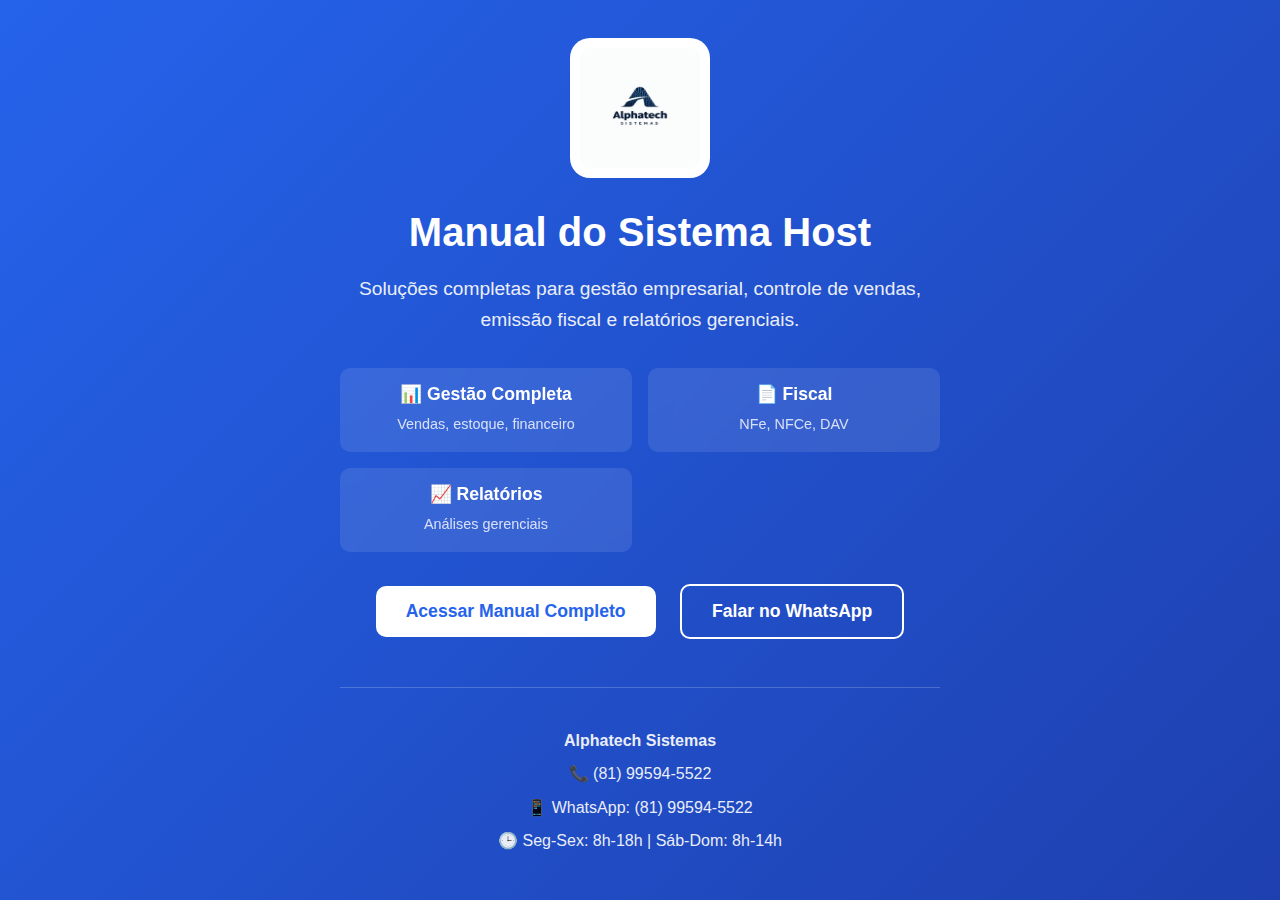
<file: index.html>
﻿<!DOCTYPE html>
<html lang="pt-BR">
<head>
    <meta charset="UTF-8">
    <meta name="viewport" content="width=device-width, initial-scale=1.0">
    <title>Manual do Sistema Host - Alphatech Sistemas</title>
    <meta name="description" content="Manual interativo completo do Sistema Host desenvolvido pela Alphatech Sistemas">
    <meta name="keywords" content="sistema host, manual, alphatech, gestão empresarial, vendas, fiscal">
    <meta name="author" content="Alphatech Sistemas">
    
    <!-- Open Graph / Facebook -->
    <meta property="og:type" content="website">
    <meta property="og:url" content="https://manual-sistema-host.netlify.app/">
    <meta property="og:title" content="Manual do Sistema Host - Alphatech Sistemas">
    <meta property="og:description" content="Manual interativo completo do Sistema Host">
    <meta property="og:image" content="images/alphatech_sistema.jpeg">

    <!-- Twitter -->
    <meta property="twitter:card" content="summary_large_image">
    <meta property="twitter:url" content="https://manual-sistema-host.netlify.app/">
    <meta property="twitter:title" content="Manual do Sistema Host - Alphatech Sistemas">
    <meta property="twitter:description" content="Manual interativo completo do Sistema Host">
    <meta property="twitter:image" content="images/alphatech_sistema.jpeg">
    
    <style>
        body {
            font-family: 'Inter', -apple-system, BlinkMacSystemFont, 'Segoe UI', Roboto, sans-serif;
            margin: 0;
            padding: 0;
            background: linear-gradient(135deg, #2563eb 0%, #1e40af 100%);
            color: white;
            min-height: 100vh;
            display: flex;
            align-items: center;
            justify-content: center;
            text-align: center;
        }
        .container {
            max-width: 600px;
            padding: 2rem;
        }
        .logo {
            width: 120px;
            height: 120px;
            border-radius: 20px;
            background: white;
            padding: 10px;
            margin: 0 auto 2rem;
            display: block;
        }
        h1 {
            font-size: 2.5rem;
            margin-bottom: 1rem;
            font-weight: 700;
        }
        p {
            font-size: 1.2rem;
            margin-bottom: 2rem;
            opacity: 0.9;
            line-height: 1.6;
        }
        .btn {
            display: inline-block;
            background: white;
            color: #2563eb;
            padding: 15px 30px;
            border-radius: 10px;
            text-decoration: none;
            font-weight: 600;
            font-size: 1.1rem;
            transition: all 0.3s ease;
            margin: 0 10px;
        }
        .btn:hover {
            transform: translateY(-3px);
            box-shadow: 0 10px 25px rgba(0,0,0,0.2);
        }
        .btn-secondary {
            background: transparent;
            color: white;
            border: 2px solid white;
        }
        .btn-secondary:hover {
            background: white;
            color: #2563eb;
        }
        .contact {
            margin-top: 3rem;
            padding-top: 2rem;
            border-top: 1px solid rgba(255,255,255,0.2);
        }
        .contact p {
            margin: 0.5rem 0;
            font-size: 1rem;
        }
        .loading {
            display: none;
            margin-top: 2rem;
        }
        .spinner {
            border: 3px solid rgba(255,255,255,0.3);
            border-top: 3px solid white;
            border-radius: 50%;
            width: 30px;
            height: 30px;
            animation: spin 1s linear infinite;
            margin: 0 auto 1rem;
        }
        @keyframes spin {
            0% { transform: rotate(0deg); }
            100% { transform: rotate(360deg); }
        }
        .features {
            display: grid;
            grid-template-columns: repeat(auto-fit, minmax(200px, 1fr));
            gap: 1rem;
            margin: 2rem 0;
        }
        .feature {
            background: rgba(255,255,255,0.1);
            padding: 1rem;
            border-radius: 10px;
            backdrop-filter: blur(10px);
        }
        .feature h3 {
            margin: 0 0 0.5rem 0;
            font-size: 1.1rem;
        }
        .feature p {
            margin: 0;
            font-size: 0.9rem;
            opacity: 0.8;
        }
    </style>
</head>
<body>
    <div class="container">
        <img src="images/alphatech_sistema.jpeg" alt="Alphatech Sistemas" class="logo">
        
        <h1>Manual do Sistema Host</h1>
        <p>Soluções completas para gestão empresarial, controle de vendas, emissão fiscal e relatórios gerenciais.</p>
        
        <div class="features">
            <div class="feature">
                <h3>📊 Gestão Completa</h3>
                <p>Vendas, estoque, financeiro</p>
            </div>
            <div class="feature">
                <h3>📄 Fiscal</h3>
                <p>NFe, NFCe, DAV</p>
            </div>
            <div class="feature">
                <h3>📈 Relatórios</h3>
                <p>Análises gerenciais</p>
            </div>
        </div>
        
        <div>
            <a href="Manual_Completo_Sistema_Host.html" class="btn" onclick="showLoading()">
                Acessar Manual Completo
            </a>
            <a href="https://wa.me/5581995945522" class="btn btn-secondary" target="_blank">
                Falar no WhatsApp
            </a>
        </div>
        
        <div class="loading" id="loading">
            <div class="spinner"></div>
            <p>Carregando manual...</p>
        </div>
        
        <div class="contact">
            <p><strong>Alphatech Sistemas</strong></p>
            <p>📞 (81) 99594-5522</p>
            <p>📱 WhatsApp: (81) 99594-5522</p>
            <p>🕒 Seg-Sex: 8h-18h | Sáb-Dom: 8h-14h</p>
        </div>
    </div>

    <script>
        function showLoading() {
            document.getElementById('loading').style.display = 'block';
        }
        
        // Auto-redirect após 5 segundos se não clicar
        setTimeout(() => {
            if (document.getElementById('loading').style.display !== 'block') {
                window.location.href = 'Manual_Completo_Sistema_Host.html';
            }
        }, 5000);
    </script>
</body>
</html>
</file>
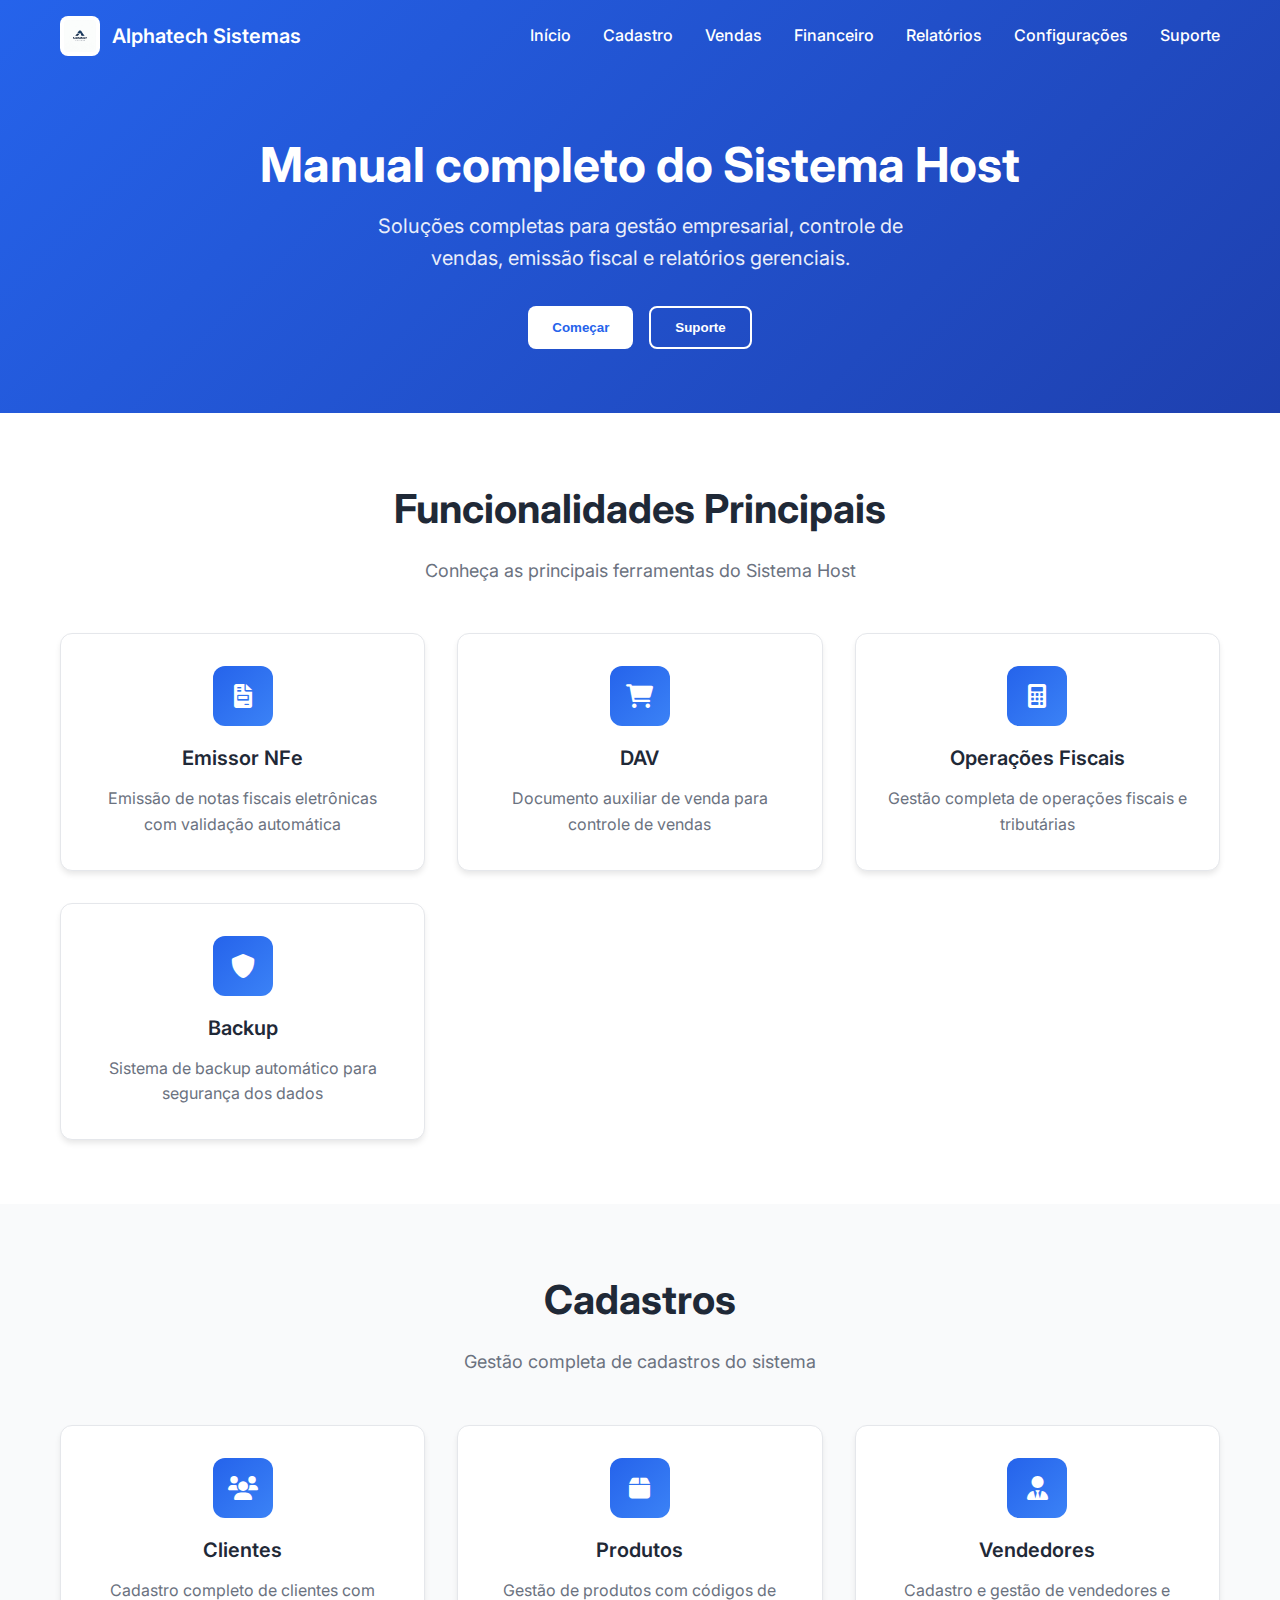
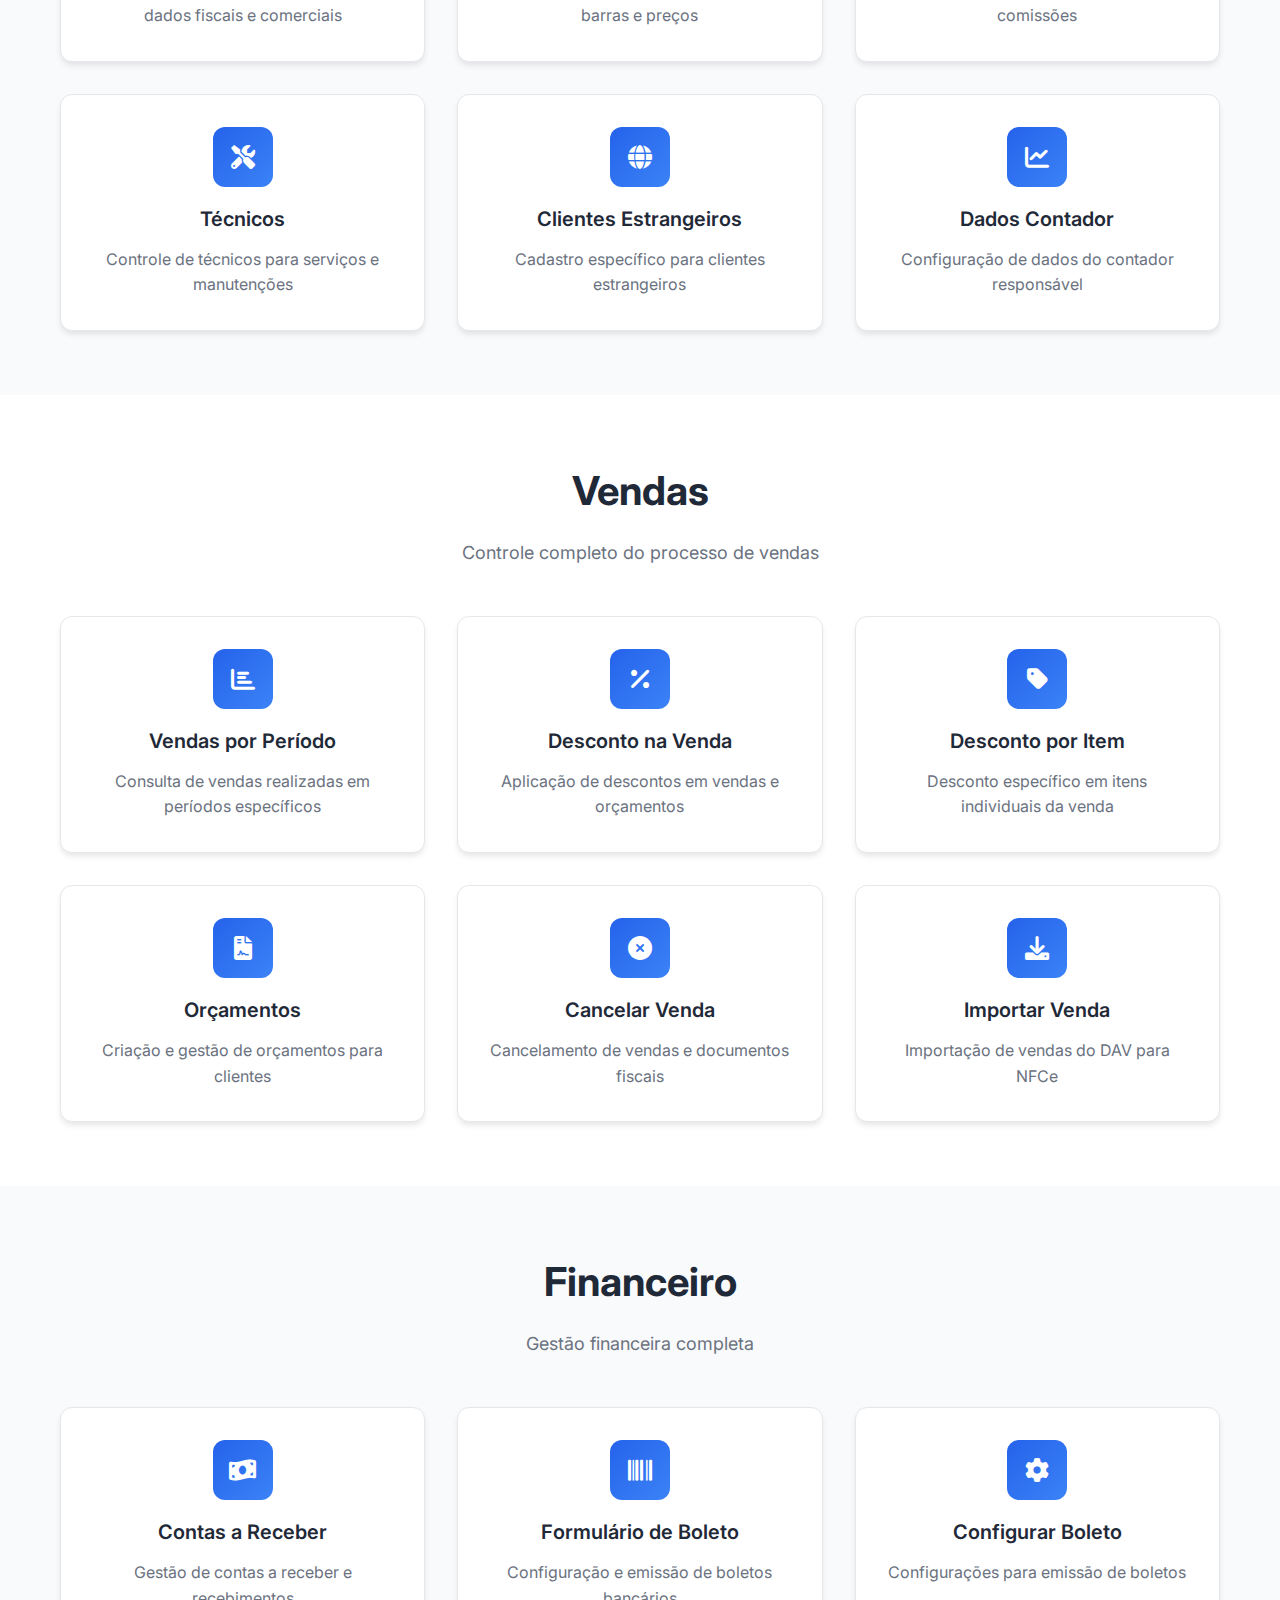
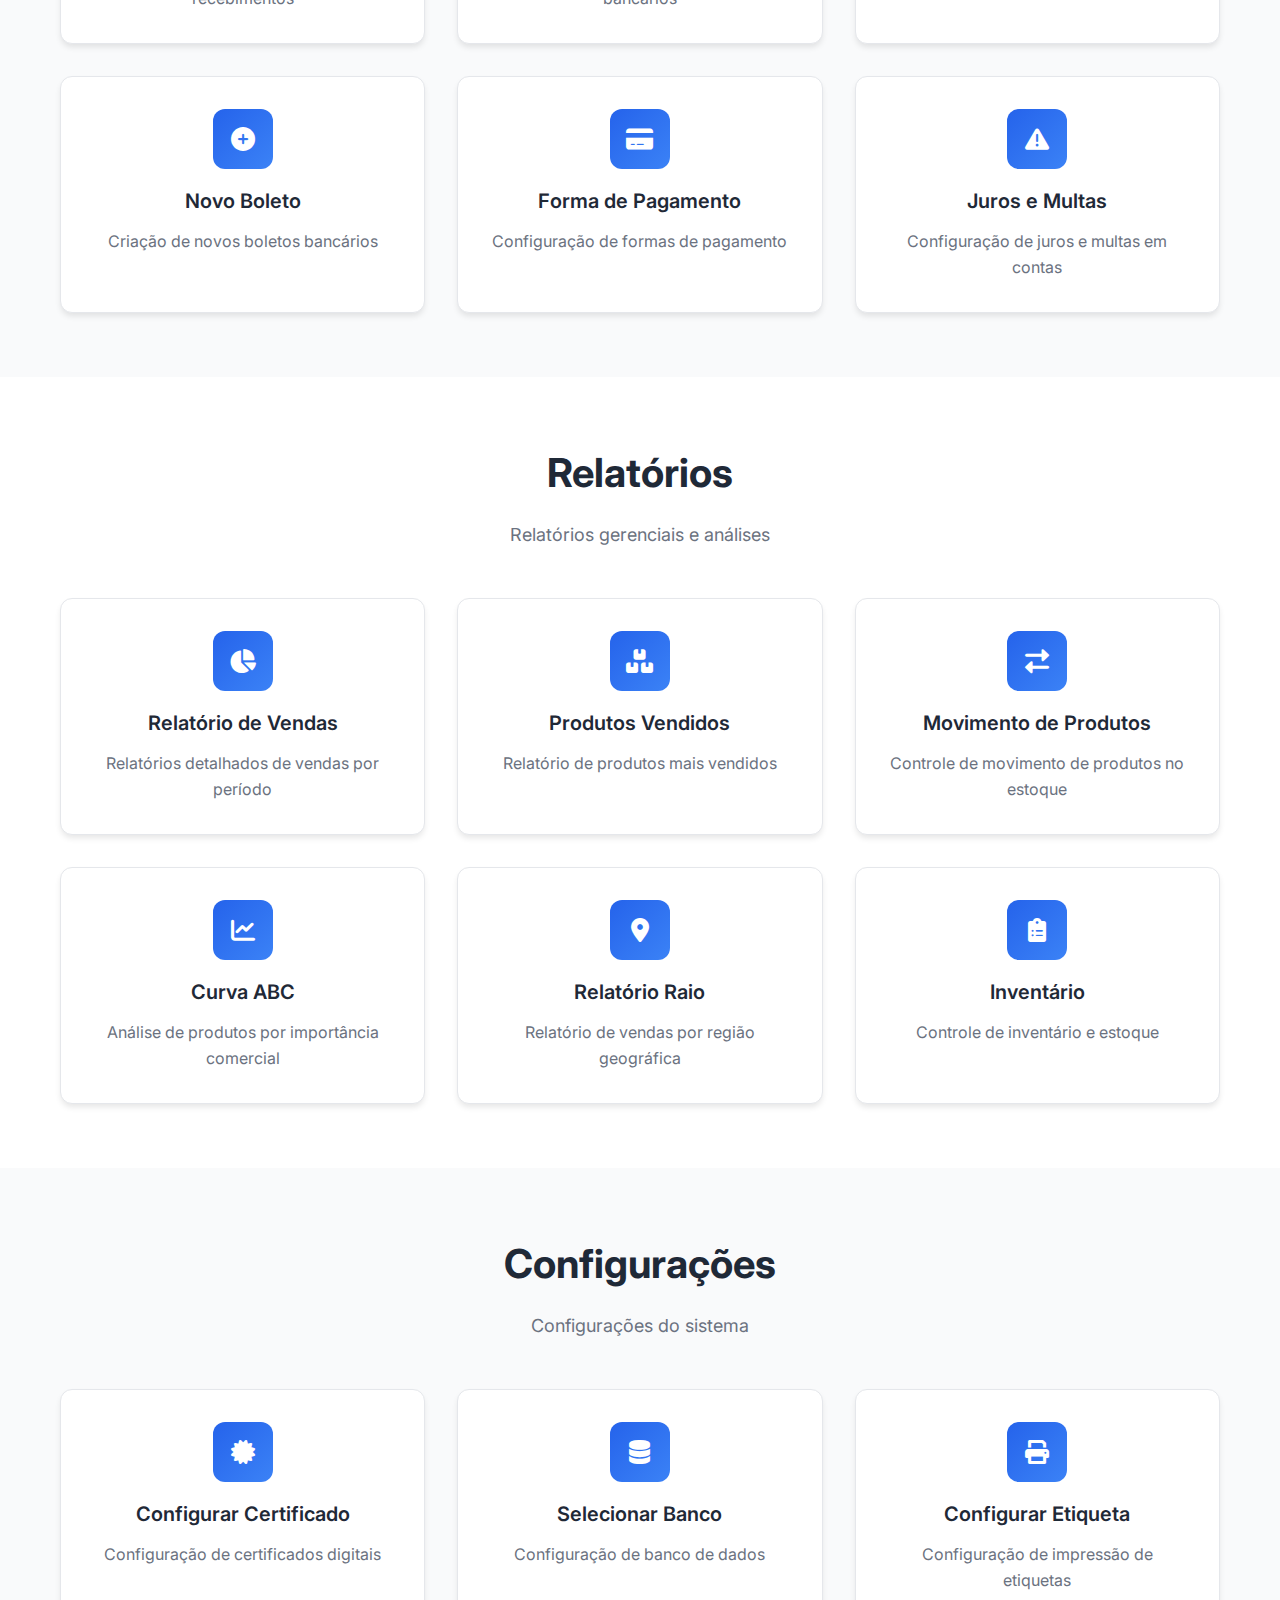
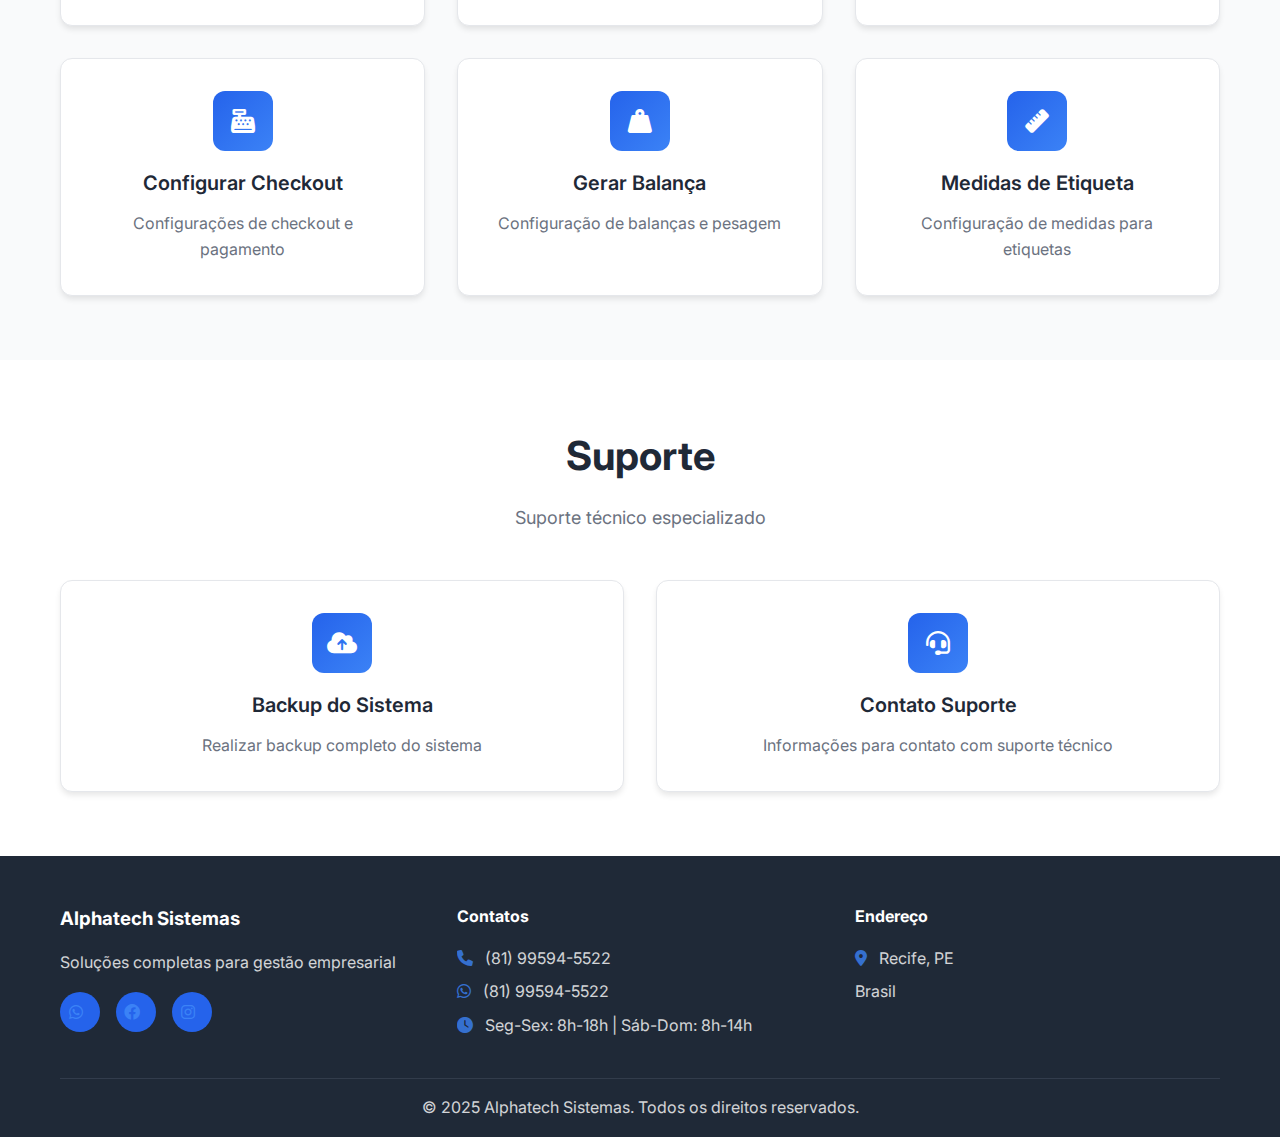
<file: Manual_Completo_Sistema_Host.html>
﻿<!DOCTYPE html>
<html lang="pt-BR">
<head>
    <meta charset="UTF-8">
    <meta name="viewport" content="width=device-width, initial-scale=1.0">
    <title>Manual completo do Sistema Host - Alphatech Sistemas</title>
    <link rel="stylesheet" href="manual_host_style.css">
    <link href="https://cdnjs.cloudflare.com/ajax/libs/font-awesome/6.0.0/css/all.min.css" rel="stylesheet">
</head>
<body>
    <!-- Header estilo Gdoor -->
    <header class="main-header">
        <nav class="navbar">
            <div class="nav-container">
                <div class="nav-logo">
                    <img src="images/alphatech_sistema.jpeg" alt="Alphatech Sistemas" class="logo">
                    <span class="logo-text">Alphatech Sistemas</span>
                </div>
                <ul class="nav-menu">
                    <li><a href="#inicio">Início</a></li>
                    <li><a href="#cadastro">Cadastro</a></li>
                    <li><a href="#vendas">Vendas</a></li>
                    <li><a href="#financeiro">Financeiro</a></li>
                    <li><a href="#relatorios">Relatórios</a></li>
                    <li><a href="#configuracoes">Configurações</a></li>
                    <li><a href="#suporte">Suporte</a></li>
                </ul>
                <div class="hamburger">
                    <span class="bar"></span>
                    <span class="bar"></span>
                    <span class="bar"></span>
                </div>
            </div>
        </nav>
        
        <div class="hero-section">
            <div class="hero-content">
                <h1>Manual completo do Sistema Host</h1>
                <p>Soluções completas para gestão empresarial, controle de vendas, emissão fiscal e relatórios gerenciais.</p>
                <div class="hero-buttons">
                    <button class="btn-primary" onclick="scrollToSection('inicio')">Começar</button>
                    <button class="btn-secondary" onclick="scrollToSection('suporte')">Suporte</button>
                </div>
            </div>
        </div>
    </header>

    <main class="main-content">
        <!-- Seção Início -->
        <section id="inicio" class="section">
            <div class="container">
                <div class="section-header">
                    <h2>Funcionalidades Principais</h2>
                    <p>Conheça as principais ferramentas do Sistema Host</p>
                </div>
                <div class="features-grid">
                    <div class="feature-card" data-modal="emissor-nfe">
                        <div class="card-icon">
                            <i class="fas fa-file-invoice"></i>
                        </div>
                        <h3>Emissor NFe</h3>
                        <p>Emissão de notas fiscais eletrônicas com validação automática</p>
                    </div>
                    <div class="feature-card" data-modal="dav">
                        <div class="card-icon">
                            <i class="fas fa-shopping-cart"></i>
                        </div>
                        <h3>DAV</h3>
                        <p>Documento auxiliar de venda para controle de vendas</p>
                    </div>
                    <div class="feature-card" data-modal="op-fiscal">
                        <div class="card-icon">
                            <i class="fas fa-calculator"></i>
                        </div>
                        <h3>Operações Fiscais</h3>
                        <p>Gestão completa de operações fiscais e tributárias</p>
                    </div>
                    <div class="feature-card" data-modal="backup">
                        <div class="card-icon">
                            <i class="fas fa-shield-alt"></i>
                        </div>
                        <h3>Backup</h3>
                        <p>Sistema de backup automático para segurança dos dados</p>
                    </div>
                </div>
            </div>
        </section>

        <!-- Seção Cadastro -->
        <section id="cadastro" class="section bg-light">
            <div class="container">
                <div class="section-header">
                    <h2>Cadastros</h2>
                    <p>Gestão completa de cadastros do sistema</p>
                </div>
                <div class="features-grid">
                    <div class="feature-card" data-modal="clientes">
                        <div class="card-icon">
                            <i class="fas fa-users"></i>
                        </div>
                        <h3>Clientes</h3>
                        <p>Cadastro completo de clientes com dados fiscais e comerciais</p>
                    </div>
                    <div class="feature-card" data-modal="produtos">
                        <div class="card-icon">
                            <i class="fas fa-box"></i>
                        </div>
                        <h3>Produtos</h3>
                        <p>Gestão de produtos com códigos de barras e preços</p>
                    </div>
                    <div class="feature-card" data-modal="vendedores">
                        <div class="card-icon">
                            <i class="fas fa-user-tie"></i>
                        </div>
                        <h3>Vendedores</h3>
                        <p>Cadastro e gestão de vendedores e comissões</p>
                    </div>
                    <div class="feature-card" data-modal="tecnicos">
                        <div class="card-icon">
                            <i class="fas fa-tools"></i>
                        </div>
                        <h3>Técnicos</h3>
                        <p>Controle de técnicos para serviços e manutenções</p>
                    </div>
                    <div class="feature-card" data-modal="estrangeiros">
                        <div class="card-icon">
                            <i class="fas fa-globe"></i>
                        </div>
                        <h3>Clientes Estrangeiros</h3>
                        <p>Cadastro específico para clientes estrangeiros</p>
                    </div>
                    <div class="feature-card" data-modal="contador">
                        <div class="card-icon">
                            <i class="fas fa-chart-line"></i>
                        </div>
                        <h3>Dados Contador</h3>
                        <p>Configuração de dados do contador responsável</p>
                    </div>
                </div>
            </div>
        </section>

        <!-- Seção Vendas -->
        <section id="vendas" class="section">
            <div class="container">
                <div class="section-header">
                    <h2>Vendas</h2>
                    <p>Controle completo do processo de vendas</p>
                </div>
                <div class="features-grid">
                    <div class="feature-card" data-modal="vendas-periodo">
                        <div class="card-icon">
                            <i class="fas fa-chart-bar"></i>
                        </div>
                        <h3>Vendas por Período</h3>
                        <p>Consulta de vendas realizadas em períodos específicos</p>
                    </div>
                    <div class="feature-card" data-modal="desconto-venda">
                        <div class="card-icon">
                            <i class="fas fa-percentage"></i>
                        </div>
                        <h3>Desconto na Venda</h3>
                        <p>Aplicação de descontos em vendas e orçamentos</p>
                    </div>
                    <div class="feature-card" data-modal="desconto-item">
                        <div class="card-icon">
                            <i class="fas fa-tag"></i>
                        </div>
                        <h3>Desconto por Item</h3>
                        <p>Desconto específico em itens individuais da venda</p>
                    </div>
                    <div class="feature-card" data-modal="orcamentos">
                        <div class="card-icon">
                            <i class="fas fa-file-contract"></i>
                        </div>
                        <h3>Orçamentos</h3>
                        <p>Criação e gestão de orçamentos para clientes</p>
                    </div>
                    <div class="feature-card" data-modal="cancelar-venda">
                        <div class="card-icon">
                            <i class="fas fa-times-circle"></i>
                        </div>
                        <h3>Cancelar Venda</h3>
                        <p>Cancelamento de vendas e documentos fiscais</p>
                    </div>
                    <div class="feature-card" data-modal="importar-venda">
                        <div class="card-icon">
                            <i class="fas fa-download"></i>
                        </div>
                        <h3>Importar Venda</h3>
                        <p>Importação de vendas do DAV para NFCe</p>
                    </div>
                </div>
            </div>
        </section>

        <!-- Seção Financeiro -->
        <section id="financeiro" class="section bg-light">
            <div class="container">
                <div class="section-header">
                    <h2>Financeiro</h2>
                    <p>Gestão financeira completa</p>
                </div>
                <div class="features-grid">
                    <div class="feature-card" data-modal="contas-receber">
                        <div class="card-icon">
                            <i class="fas fa-money-bill-wave"></i>
                        </div>
                        <h3>Contas a Receber</h3>
                        <p>Gestão de contas a receber e recebimentos</p>
                    </div>
                    <div class="feature-card" data-modal="form-boleto">
                        <div class="card-icon">
                            <i class="fas fa-barcode"></i>
                        </div>
                        <h3>Formulário de Boleto</h3>
                        <p>Configuração e emissão de boletos bancários</p>
                    </div>
                    <div class="feature-card" data-modal="conf-boleto">
                        <div class="card-icon">
                            <i class="fas fa-cog"></i>
                        </div>
                        <h3>Configurar Boleto</h3>
                        <p>Configurações para emissão de boletos</p>
                    </div>
                    <div class="feature-card" data-modal="new-boleto">
                        <div class="card-icon">
                            <i class="fas fa-plus-circle"></i>
                        </div>
                        <h3>Novo Boleto</h3>
                        <p>Criação de novos boletos bancários</p>
                    </div>
                    <div class="feature-card" data-modal="forma-pagamento">
                        <div class="card-icon">
                            <i class="fas fa-credit-card"></i>
                        </div>
                        <h3>Forma de Pagamento</h3>
                        <p>Configuração de formas de pagamento</p>
                    </div>
                    <div class="feature-card" data-modal="juros-multas">
                        <div class="card-icon">
                            <i class="fas fa-exclamation-triangle"></i>
                        </div>
                        <h3>Juros e Multas</h3>
                        <p>Configuração de juros e multas em contas</p>
                    </div>
                </div>
            </div>
        </section>

        <!-- Seção Relatórios -->
        <section id="relatorios" class="section">
            <div class="container">
                <div class="section-header">
                    <h2>Relatórios</h2>
                    <p>Relatórios gerenciais e análises</p>
                </div>
                <div class="features-grid">
                    <div class="feature-card" data-modal="relatorio-vendas">
                        <div class="card-icon">
                            <i class="fas fa-chart-pie"></i>
                        </div>
                        <h3>Relatório de Vendas</h3>
                        <p>Relatórios detalhados de vendas por período</p>
                    </div>
                    <div class="feature-card" data-modal="produtos-vendidos">
                        <div class="card-icon">
                            <i class="fas fa-boxes"></i>
                        </div>
                        <h3>Produtos Vendidos</h3>
                        <p>Relatório de produtos mais vendidos</p>
                    </div>
                    <div class="feature-card" data-modal="movimento-produtos">
                        <div class="card-icon">
                            <i class="fas fa-exchange-alt"></i>
                        </div>
                        <h3>Movimento de Produtos</h3>
                        <p>Controle de movimento de produtos no estoque</p>
                    </div>
                    <div class="feature-card" data-modal="curva-abc">
                        <div class="card-icon">
                            <i class="fas fa-chart-line"></i>
                        </div>
                        <h3>Curva ABC</h3>
                        <p>Análise de produtos por importância comercial</p>
                    </div>
                    <div class="feature-card" data-modal="relatorio-raio">
                        <div class="card-icon">
                            <i class="fas fa-map-marker-alt"></i>
                        </div>
                        <h3>Relatório Raio</h3>
                        <p>Relatório de vendas por região geográfica</p>
                    </div>
                    <div class="feature-card" data-modal="inventario">
                        <div class="card-icon">
                            <i class="fas fa-clipboard-list"></i>
                        </div>
                        <h3>Inventário</h3>
                        <p>Controle de inventário e estoque</p>
                    </div>
                </div>
            </div>
        </section>

        <!-- Seção Configurações -->
        <section id="configuracoes" class="section bg-light">
            <div class="container">
                <div class="section-header">
                    <h2>Configurações</h2>
                    <p>Configurações do sistema</p>
                </div>
                <div class="features-grid">
                    <div class="feature-card" data-modal="conf-certificado">
                        <div class="card-icon">
                            <i class="fas fa-certificate"></i>
                        </div>
                        <h3>Configurar Certificado</h3>
                        <p>Configuração de certificados digitais</p>
                    </div>
                    <div class="feature-card" data-modal="select-banco">
                        <div class="card-icon">
                            <i class="fas fa-database"></i>
                        </div>
                        <h3>Selecionar Banco</h3>
                        <p>Configuração de banco de dados</p>
                    </div>
                    <div class="feature-card" data-modal="config-etiqueta">
                        <div class="card-icon">
                            <i class="fas fa-print"></i>
                        </div>
                        <h3>Configurar Etiqueta</h3>
                        <p>Configuração de impressão de etiquetas</p>
                    </div>
                    <div class="feature-card" data-modal="config-checkout">
                        <div class="card-icon">
                            <i class="fas fa-cash-register"></i>
                        </div>
                        <h3>Configurar Checkout</h3>
                        <p>Configurações de checkout e pagamento</p>
                    </div>
                    <div class="feature-card" data-modal="gera-balanca">
                        <div class="card-icon">
                            <i class="fas fa-weight-hanging"></i>
                        </div>
                        <h3>Gerar Balança</h3>
                        <p>Configuração de balanças e pesagem</p>
                    </div>
                    <div class="feature-card" data-modal="medidas-etiqueta">
                        <div class="card-icon">
                            <i class="fas fa-ruler"></i>
                        </div>
                        <h3>Medidas de Etiqueta</h3>
                        <p>Configuração de medidas para etiquetas</p>
                    </div>
                </div>
            </div>
        </section>

        <!-- Seção Suporte -->
        <section id="suporte" class="section">
            <div class="container">
                <div class="section-header">
                    <h2>Suporte</h2>
                    <p>Suporte técnico especializado</p>
                </div>
                <div class="features-grid">
                    <div class="feature-card" data-modal="backup-sistema">
                        <div class="card-icon">
                            <i class="fas fa-cloud-upload-alt"></i>
                        </div>
                        <h3>Backup do Sistema</h3>
                        <p>Realizar backup completo do sistema</p>
                    </div>
                    <div class="feature-card" data-modal="contato-suporte">
                        <div class="card-icon">
                            <i class="fas fa-headset"></i>
                        </div>
                        <h3>Contato Suporte</h3>
                        <p>Informações para contato com suporte técnico</p>
                    </div>
                </div>
            </div>
        </section>
    </main>

    <!-- Footer estilo Gdoor -->
    <footer class="footer">
        <div class="container">
            <div class="footer-content">
                <div class="footer-section">
                    <h3>Alphatech Sistemas</h3>
                    <p>Soluções completas para gestão empresarial</p>
                    <div class="social-links">
                        <a href="#"><i class="fab fa-whatsapp"></i></a>
                        <a href="#"><i class="fab fa-facebook"></i></a>
                        <a href="#"><i class="fab fa-instagram"></i></a>
                    </div>
                </div>
                <div class="footer-section">
                    <h4>Contatos</h4>
                    <p><i class="fas fa-phone"></i> (81) 99594-5522</p>
                    <p><i class="fab fa-whatsapp"></i> (81) 99594-5522</p>
                    <p><i class="fas fa-clock"></i> Seg-Sex: 8h-18h | Sáb-Dom: 8h-14h</p>
                </div>
                <div class="footer-section">
                    <h4>Endereço</h4>
                    <p><i class="fas fa-map-marker-alt"></i> Recife, PE</p>
                    <p>Brasil</p>
                </div>
            </div>
            <div class="footer-bottom">
                <p>&copy; 2025 Alphatech Sistemas. Todos os direitos reservados.</p>
            </div>
        </div>
    </footer>

    <!-- Modal para informações detalhadas -->
    <div id="modal" class="modal">
        <div class="modal-content">
            <span class="close">&times;</span>
            <div id="modal-body">
                <!-- Conteúdo será carregado dinamicamente -->
            </div>
        </div>
    </div>

    <script src="manual_host_script.js"></script>
</body>
</html>
</file>
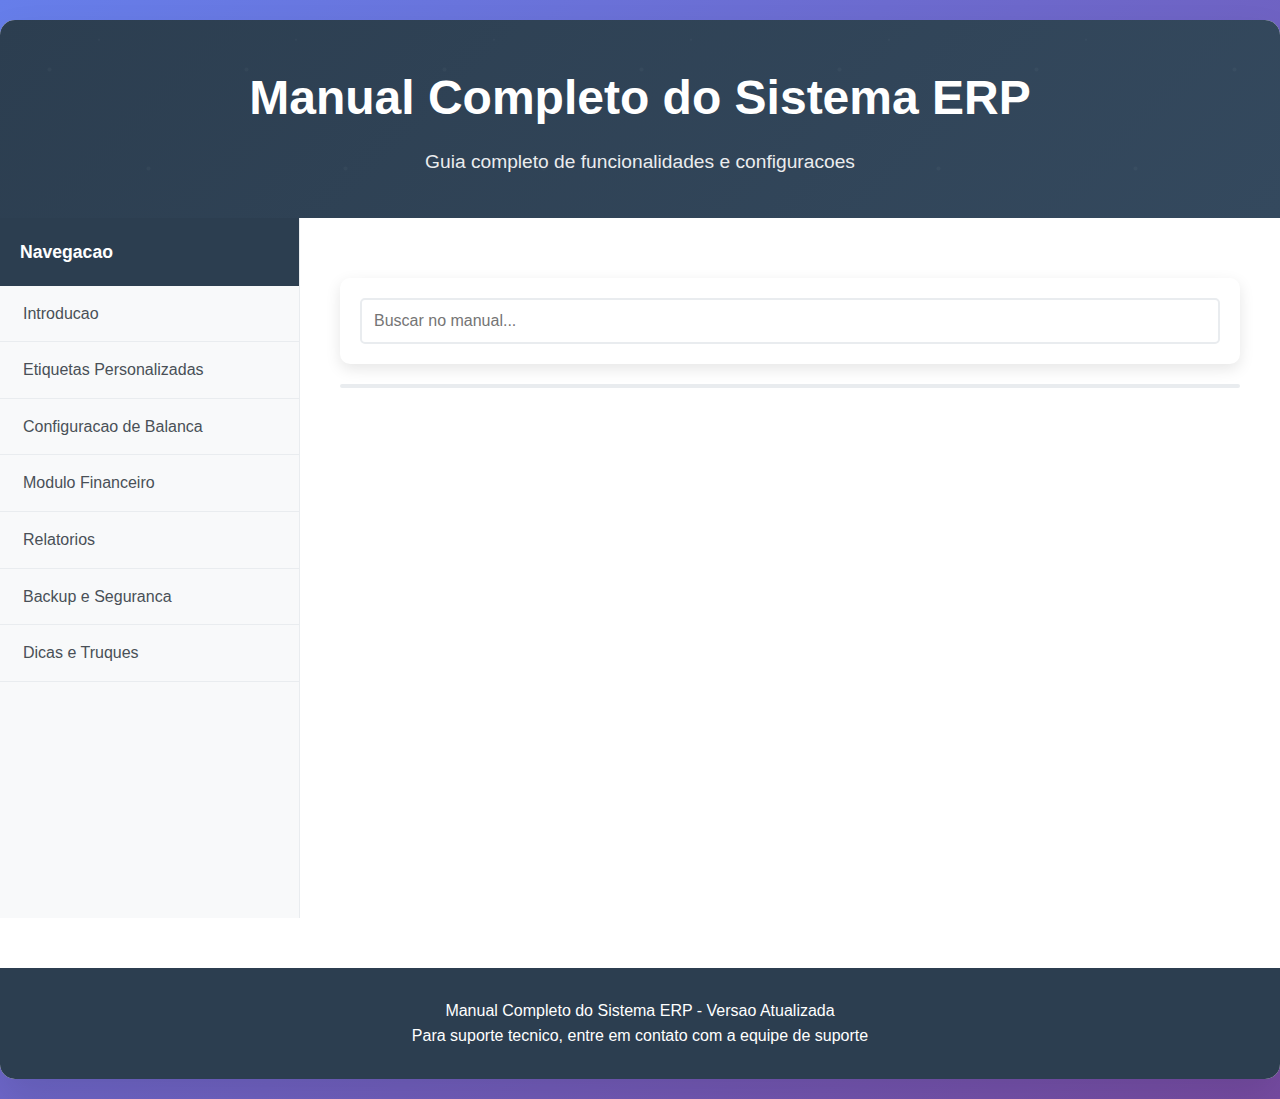
<file: Manual_Interativo_ERP_Corrigido.html>
﻿<!DOCTYPE html>
<html lang="pt-BR">
<head>
    <meta charset="UTF-8">
    <meta name="viewport" content="width=device-width, initial-scale=1.0">
    <title>Manual Completo do Sistema ERP</title>
    <style>
* {
    margin: 0;
    padding: 0;
    box-sizing: border-box;
}

body {
    font-family: 'Segoe UI', Tahoma, Geneva, Verdana, sans-serif;
    line-height: 1.6;
    background: linear-gradient(135deg, #667eea 0%, #764ba2 100%);
    min-height: 100vh;
    color: #333;
}

.container {
    max-width: 1400px;
    margin: 0 auto;
    background: white;
    box-shadow: 0 20px 40px rgba(0,0,0,0.1);
    border-radius: 15px;
    overflow: hidden;
    margin-top: 20px;
    margin-bottom: 20px;
}

.header {
    background: linear-gradient(135deg, #2c3e50 0%, #34495e 100%);
    color: white;
    padding: 40px;
    text-align: center;
    position: relative;
    overflow: hidden;
}

.header::before {
    content: '';
    position: absolute;
    top: 0;
    left: 0;
    right: 0;
    bottom: 0;
    background: url('data:image/svg+xml,<svg xmlns="http://www.w3.org/2000/svg" viewBox="0 0 100 100"><defs><pattern id="grain" width="100" height="100" patternUnits="userSpaceOnUse"><circle cx="25" cy="25" r="1" fill="white" opacity="0.1"/><circle cx="75" cy="75" r="1" fill="white" opacity="0.1"/><circle cx="50" cy="10" r="0.5" fill="white" opacity="0.1"/></pattern></defs><rect width="100" height="100" fill="url(%23grain)"/></svg>');
    opacity: 0.3;
}

.header h1 {
    font-size: 3em;
    margin-bottom: 10px;
    position: relative;
    z-index: 1;
}

.header p {
    font-size: 1.2em;
    opacity: 0.9;
    position: relative;
    z-index: 1;
}

.nav-sidebar {
    width: 300px;
    background: #f8f9fa;
    border-right: 1px solid #e9ecef;
    height: calc(100vh - 200px);
    position: sticky;
    top: 0;
    overflow-y: auto;
}

.nav-sidebar h3 {
    background: #2c3e50;
    color: white;
    padding: 20px;
    margin: 0;
    font-size: 1.1em;
}

.nav-sidebar ul {
    list-style: none;
    padding: 0;
}

.nav-sidebar li {
    border-bottom: 1px solid #e9ecef;
}

.nav-sidebar a {
    display: block;
    padding: 15px 20px;
    color: #495057;
    text-decoration: none;
    transition: all 0.3s ease;
    border-left: 3px solid transparent;
}

.nav-sidebar a:hover {
    background: #e9ecef;
    color: #2c3e50;
    border-left-color: #3498db;
    transform: translateX(5px);
}

.nav-sidebar a.active {
    background: #3498db;
    color: white;
    border-left-color: #2980b9;
}

.content {
    flex: 1;
    padding: 40px;
    overflow-y: auto;
    max-height: calc(100vh - 200px);
}

.section {
    margin-bottom: 50px;
    opacity: 0;
    transform: translateY(20px);
    animation: fadeInUp 0.6s ease forwards;
}

@keyframes fadeInUp {
    to {
        opacity: 1;
        transform: translateY(0);
    }
}

.section h2 {
    color: #2c3e50;
    font-size: 2.2em;
    margin-bottom: 20px;
    border-bottom: 3px solid #3498db;
    padding-bottom: 10px;
    position: relative;
}

.section h2::after {
    content: '';
    position: absolute;
    bottom: -3px;
    left: 0;
    width: 50px;
    height: 3px;
    background: #e74c3c;
}

.section h3 {
    color: #34495e;
    font-size: 1.5em;
    margin: 30px 0 15px 0;
    padding-left: 15px;
    border-left: 4px solid #3498db;
}

.step-box {
    background: linear-gradient(135deg, #f8f9fa 0%, #e9ecef 100%);
    border-radius: 10px;
    padding: 25px;
    margin: 20px 0;
    border-left: 5px solid #3498db;
    box-shadow: 0 5px 15px rgba(0,0,0,0.1);
    transition: transform 0.3s ease;
}

.step-box:hover {
    transform: translateY(-5px);
    box-shadow: 0 10px 25px rgba(0,0,0,0.15);
}

.step-box ol {
    margin: 0;
    padding-left: 20px;
}

.step-box li {
    margin: 10px 0;
    line-height: 1.8;
}

.feature-grid {
    display: grid;
    grid-template-columns: repeat(auto-fit, minmax(300px, 1fr));
    gap: 20px;
    margin: 20px 0;
}

.feature-card {
    background: white;
    border-radius: 10px;
    padding: 25px;
    box-shadow: 0 5px 15px rgba(0,0,0,0.1);
    transition: all 0.3s ease;
    border-top: 4px solid #3498db;
}

.feature-card:hover {
    transform: translateY(-5px);
    box-shadow: 0 15px 30px rgba(0,0,0,0.15);
}

.feature-card h4 {
    color: #2c3e50;
    margin-bottom: 15px;
    font-size: 1.3em;
}

.tip-box {
    background: linear-gradient(135deg, #d4edda 0%, #c3e6cb 100%);
    border: 1px solid #28a745;
    border-radius: 10px;
    padding: 20px;
    margin: 20px 0;
    position: relative;
}

.tip-box::before {
    content: 'Dica';
    position: absolute;
    top: -10px;
    left: 20px;
    background: white;
    padding: 5px 10px;
    border-radius: 20px;
    font-size: 0.9em;
    font-weight: bold;
    color: #28a745;
}

.warning-box {
    background: linear-gradient(135deg, #f8d7da 0%, #f5c6cb 100%);
    border: 1px solid #dc3545;
    border-radius: 10px;
    padding: 20px;
    margin: 20px 0;
    position: relative;
}

.warning-box::before {
    content: 'Atencao';
    position: absolute;
    top: -10px;
    left: 20px;
    background: white;
    padding: 5px 10px;
    border-radius: 20px;
    font-size: 0.9em;
    font-weight: bold;
    color: #dc3545;
}

.image-container {
    text-align: center;
    margin: 30px 0;
    padding: 20px;
    background: #f8f9fa;
    border-radius: 10px;
    border: 2px dashed #dee2e6;
}

.image-container img {
    max-width: 100%;
    height: auto;
    border-radius: 8px;
    box-shadow: 0 10px 25px rgba(0,0,0,0.15);
    transition: transform 0.3s ease;
}

.image-container img:hover {
    transform: scale(1.02);
}

.image-caption {
    margin-top: 15px;
    font-style: italic;
    color: #6c757d;
    font-size: 0.9em;
}

.table-modern {
    width: 100%;
    border-collapse: collapse;
    margin: 20px 0;
    border-radius: 10px;
    overflow: hidden;
    box-shadow: 0 5px 15px rgba(0,0,0,0.1);
}

.table-modern th {
    background: linear-gradient(135deg, #2c3e50 0%, #34495e 100%);
    color: white;
    padding: 15px;
    text-align: left;
    font-weight: 600;
}

.table-modern td {
    padding: 12px 15px;
    border-bottom: 1px solid #e9ecef;
}

.table-modern tr:nth-child(even) {
    background: #f8f9fa;
}

.table-modern tr:hover {
    background: #e9ecef;
    transition: background 0.3s ease;
}

.code-block {
    background: #2c3e50;
    color: #ecf0f1;
    padding: 20px;
    border-radius: 8px;
    font-family: 'Courier New', monospace;
    margin: 15px 0;
    overflow-x: auto;
    border-left: 4px solid #3498db;
}

.search-box {
    background: white;
    padding: 20px;
    border-radius: 10px;
    margin: 20px 0;
    box-shadow: 0 5px 15px rgba(0,0,0,0.1);
}

.search-box input {
    width: 100%;
    padding: 12px;
    border: 2px solid #e9ecef;
    border-radius: 5px;
    font-size: 16px;
    transition: border-color 0.3s ease;
}

.search-box input:focus {
    outline: none;
    border-color: #3498db;
}

.progress-bar {
    width: 100%;
    height: 4px;
    background: #e9ecef;
    border-radius: 2px;
    margin: 20px 0;
    overflow: hidden;
}

.progress-fill {
    height: 100%;
    background: linear-gradient(90deg, #3498db, #2ecc71);
    width: 0%;
    transition: width 0.3s ease;
}

.footer {
    background: #2c3e50;
    color: white;
    text-align: center;
    padding: 30px;
    margin-top: 50px;
}

@media (max-width: 768px) {
    .nav-sidebar {
        width: 100%;
        height: auto;
        position: static;
    }
    
    .content {
        padding: 20px;
    }
    
    .header h1 {
        font-size: 2em;
    }
}

/* AnimaÃ§Ãµes */
@keyframes slideIn {
    from {
        opacity: 0;
        transform: translateX(-30px);
    }
    to {
        opacity: 1;
        transform: translateX(0);
    }
}

.section {
    animation: slideIn 0.6s ease forwards;
}

/* Scroll suave */
html {
    scroll-behavior: smooth;
}
</style>
</head>
<body>
    <div class="container">
        <div class="header">
            <h1>Manual Completo do Sistema ERP</h1>
            <p>Guia completo de funcionalidades e configuracoes</p>
        </div>
        
        <div style="display: flex;">
            <nav class="nav-sidebar">
                <h3>Navegacao</h3>
                <ul>
                    <li><a href="#introducao">Introducao</a></li>
                    <li><a href="#etiquetas">Etiquetas Personalizadas</a></li>
                    <li><a href="#balanca">Configuracao de Balanca</a></li>
                    <li><a href="#financeiro">Modulo Financeiro</a></li>
                    <li><a href="#relatorios">Relatorios</a></li>
                    <li><a href="#backup">Backup e Seguranca</a></li>
                    <li><a href="#dicas">Dicas e Truques</a></li>
                </ul>
            </nav>
            
            <main class="content">
                <div class="search-box">
                    <input type="text" id="searchInput" placeholder="Buscar no manual...">
                </div>
                
                <div class="progress-bar">
                    <div class="progress-fill"></div>
                </div>
                
                <div id="introducao" class="section">
                    <h2>Introducao ao Sistema</h2>
                    <p>Este manual abrange todas as funcionalidades principais do sistema ERP, incluindo modulos fiscais, configuracoes de equipamentos e operacoes especiais.</p>
                    
                    <div class="feature-grid">
                        <div class="feature-card">
                            <h4>Modulos Principais</h4>
                            <ul>
                                <li>Gestao Fiscal (NFe/NFCe)</li>
                                <li>Controle de Estoque</li>
                                <li>Relatorios Gerenciais</li>
                                <li>Configuracoes de Equipamentos</li>
                            </ul>
                        </div>
                        <div class="feature-card">
                            <h4>Funcionalidades Avancadas</h4>
                            <ul>
                                <li>Etiquetas Personalizadas</li>
                                <li>Integracao com Balancas</li>
                                <li>Operacoes de Devolucao</li>
                                <li>Referenciamento de Documentos</li>
                            </ul>
                        </div>
                    </div>
                </div>
                
                <div id="etiquetas" class="section">
                    <h2>Etiquetas Personalizadas</h2>
                    <p>Crie etiquetas personalizadas para produtos com informacoes especificas da sua empresa.</p>
                    
                    <div class="step-box">
                        <h3>Como Criar uma Etiqueta Personalizada:</h3>
                        <ol>
                            <li>Acesse o menu "Configuracoes > Etiquetas"</li>
                            <li>Clique em "Nova Etiqueta"</li>
                            <li>Defina as dimensoes da etiqueta (largura x altura)</li>
                            <li>Adicione os campos desejados:
                                <ul>
                                    <li>Codigo do produto</li>
                                    <li>Descricao</li>
                                    <li>Preco</li>
                                    <li>Codigo de barras</li>
                                    <li>Logo da empresa</li>
                                </ul>
                            </li>
                            <li>Configure a fonte e tamanho dos textos</li>
                            <li>Posicione os elementos na etiqueta</li>
                            <li>Salve a etiqueta com um nome descritivo</li>
                            <li>Teste a impressao com um produto</li>
                        </ol>
                    </div>
                    
                    <div class="image-container">
                        <img src="images/nova-etiqueta.jpg" alt="Criando Nova Etiqueta">
                        <div class="image-caption">Figura 1: Criando uma nova etiqueta personalizada</div>
                    </div>
                    
                    <div class="image-container">
                        <img src="images/medidas-etiqueta.jpg" alt="Configurando Medidas da Etiqueta">
                        <div class="image-caption">Figura 2: Configurando as medidas da etiqueta</div>
                    </div>
                    
                    <div class="image-container">
                        <img src="images/adicionar-objeto-etiqueta.jpg" alt="Adicionando Objetos na Etiqueta">
                        <div class="image-caption">Figura 3: Adicionando objetos e campos na etiqueta</div>
                    </div>
                    
                    <div class="image-container">
                        <img src="images/config-etiqueta.jpg" alt="Configurando Etiqueta">
                        <div class="image-caption">Figura 4: Configuracao detalhada da etiqueta</div>
                    </div>
                    
                    <div class="image-container">
                        <img src="images/salvar-etiqueta.jpg" alt="Salvando Etiqueta">
                        <div class="image-caption">Figura 5: Salvando a etiqueta personalizada</div>
                    </div>
                    
                    <div class="image-container">
                        <img src="images/exemplo-etiqueta-gondola.jpg" alt="Exemplo de Etiqueta para Gondola">
                        <div class="image-caption">Figura 6: Exemplo de etiqueta configurada para gondola</div>
                    </div>
                    
                    <div class="tip-box">
                        <strong>Dica:</strong> Use codigos de barras EAN-13 ou Code 128 para melhor compatibilidade com leitores de codigo de barras.
                    </div>
                </div>
                
                <div id="balanca" class="section">
                    <h2>Configuracao de Balanca</h2>
                    <p>Configure balancas de checkout e balancas de peso para integracao automatica com o sistema.</p>
                    
                    <div class="step-box">
                        <h3>Configurar Balanca de Checkout:</h3>
                        <ol>
                            <li>Acesse "Configuracoes > Equipamentos > Balanca"</li>
                            <li>Selecione o tipo de balanca (Toledo, Filizola, etc.)</li>
                            <li>Configure a porta de comunicacao (COM1, COM2, etc.)</li>
                            <li>Defina a velocidade de comunicacao (baud rate)</li>
                            <li>Configure o protocolo de comunicacao</li>
                            <li>Teste a conexao com a balanca</li>
                            <li>Salve as configuracoes</li>
                        </ol>
                    </div>
                    
                    <div class="image-container">
                        <img src="images/config_checkout.png" alt="Configuracao de Balanca de Checkout">
                        <div class="image-caption">Figura 7: Configuracao de balanca de checkout</div>
                    </div>
                    
                    <div class="step-box">
                        <h3>Gerando Arquivo para Balanca:</h3>
                        <ol>
                            <li>Acesse "Relatorios > Balanca"</li>
                            <li>Selecione os produtos que serao enviados</li>
                            <li>Escolha o formato do arquivo (TXT, CSV)</li>
                            <li>Configure o mapeamento dos campos</li>
                            <li>Gere o arquivo</li>
                            <li>Transfira o arquivo para a balanca via cabo ou pendrive</li>
                        </ol>
                    </div>
                    
                    <div class="image-container">
                        <img src="images/gera-balanca.jpg" alt="Gerando Arquivo para Balanca">
                        <div class="image-caption">Figura 8: Gerando arquivo para transferencia na balanca</div>
                    </div>
                    
                    <div class="warning-box">
                        <strong>Atencao:</strong> Certifique-se de que a balanca esteja desligada antes de conectar ou desconectar cabos de comunicacao.
                    </div>
                </div>
                
                <div id="financeiro" class="section">
                    <h2>Modulo Financeiro</h2>
                    <p>Gestao completa de contas a pagar e receber com controles avancados.</p>
                    
                    <div class="step-box">
                        <h3>Contas a Receber:</h3>
                        <ol>
                            <li>Acesse "Financeiro > Contas a Receber"</li>
                            <li>Visualize todas as contas pendentes</li>
                            <li>Use filtros para organizar por cliente, data ou valor</li>
                            <li>Realize baixas de contas conforme recebimentos</li>
                            <li>Configure juros e multas automaticas</li>
                            <li>Gere relatorios de inadimplencia</li>
                        </ol>
                    </div>
                    
                    <div class="image-container">
                        <img src="images/contas-receber.jpg" alt="Tela de Contas a Receber">
                        <div class="image-caption">Figura 9: Interface de contas a receber</div>
                    </div>
                    
                    <div class="image-container">
                        <img src="images/baixar-conta.jpg" alt="Baixando Conta">
                        <div class="image-caption">Figura 10: Processo de baixa de conta</div>
                    </div>
                    
                    <div class="image-container">
                        <img src="images/juros-cr.jpg" alt="Configuracao de Juros">
                        <div class="image-caption">Figura 11: Configuracao de juros e multas</div>
                    </div>
                    
                    <div class="image-container">
                        <img src="images/revert-conta-receber.jpg" alt="Revertendo Conta a Receber">
                        <div class="image-caption">Figura 12: Revertendo operacao de conta a receber</div>
                    </div>
                    
                    <div class="image-container">
                        <img src="images/reverter-conta-pagar.jpg" alt="Revertendo Conta a Pagar">
                        <div class="image-caption">Figura 13: Revertendo operacao de conta a pagar</div>
                    </div>
                    
                    <div class="tip-box">
                        <strong>Dica:</strong> Configure alertas automaticos para contas vencidas e mantenha um controle rigoroso dos recebimentos.
                    </div>
                </div>
                
                <div id="relatorios" class="section">
                    <h2>Relatorios</h2>
                    <p>Relatorios gerenciais e fiscais para controle e analise dos dados.</p>
                    
                    <div class="feature-grid">
                        <div class="feature-card">
                            <h4>Relatorios Fiscais</h4>
                            <ul>
                                <li>Relatorio de NF-e emitidas</li>
                                <li>Relatorio de NFC-e emitidas</li>
                                <li>Relatorio de devolucoes</li>
                                <li>Relatorio de cancelamentos</li>
                                <li>Relatorio de inutilizacoes</li>
                            </ul>
                        </div>
                        <div class="feature-card">
                            <h4>Relatorios Gerenciais</h4>
                            <ul>
                                <li>Relatorio de vendas</li>
                                <li>Relatorio de produtos</li>
                                <li>Relatorio de clientes</li>
                                <li>Relatorio de estoque</li>
                                <li>Relatorio financeiro</li>
                            </ul>
                        </div>
                    </div>
                    
                    <div class="image-container">
                        <img src="images/abc.jpg" alt="Relatorio ABC">
                        <div class="image-caption">Figura 14: Relatorio de analise ABC</div>
                    </div>
                    
                    <div class="image-container">
                        <img src="images/curva-abc.jpg" alt="Curva ABC">
                        <div class="image-caption">Figura 15: Curva ABC de produtos</div>
                    </div>
                    
                    <div class="image-container">
                        <img src="images/raio.jpg" alt="Relatorio de Raio">
                        <div class="image-caption">Figura 16: Relatorio de raio de vendas</div>
                    </div>
                    
                    <div class="step-box">
                        <h3>Como Gerar Relatorios:</h3>
                        <ol>
                            <li>Acesse "Relatorios" no menu principal</li>
                            <li>Selecione o tipo de relatorio desejado</li>
                            <li>Configure os filtros:
                                <ul>
                                    <li>Periodo (data inicial e final)</li>
                                    <li>Cliente (se aplicavel)</li>
                                    <li>Produto (se aplicavel)</li>
                                    <li>Status (se aplicavel)</li>
                                </ul>
                            </li>
                            <li>Clique em "Gerar Relatorio"</li>
                            <li>Visualize o relatorio na tela</li>
                            <li>Imprima ou exporte (PDF, Excel)</li>
                        </ol>
                    </div>
                </div>
                
                <div id="backup" class="section">
                    <h2>Backup e Seguranca</h2>
                    <p>Mantenha seus dados seguros com backups regulares e configuracoes de seguranca.</p>
                    
                    <div class="image-container">
                        <img src="images/backup.jpg" alt="Configuracao de Backup">
                        <div class="image-caption">Figura 17: Configuracao de backup automatico</div>
                    </div>
                    
                    <div class="step-box">
                        <h3>Configurar Backup Automatico:</h3>
                        <ol>
                            <li>Acesse "Configuracoes > Backup"</li>
                            <li>Defina a frequencia do backup (diario, semanal)</li>
                            <li>Escolha o local de destino do backup</li>
                            <li>Configure a retencao dos arquivos</li>
                            <li>Ative o backup automatico</li>
                            <li>Teste o processo de backup</li>
                            <li>Configure notificacoes de backup</li>
                        </ol>
                    </div>
                    
                    <div class="warning-box">
                        <strong>Importante:</strong> Sempre mantenha backup dos dados e certifique-se de que o certificado digital esta valido antes de emitir documentos fiscais.
                    </div>
                </div>
                
                <div id="dicas" class="section">
                    <h2>Dicas e Truques</h2>
                    <p>Dicas praticas para aproveitar ao maximo o sistema.</p>
                    
                    <div class="tip-box">
                        <h3>Dicas de Produtividade:</h3>
                        <ul>
                            <li>Use atalhos de teclado para navegar mais rapidamente</li>
                            <li>Configure favoritos para acessar funcoes frequentemente usadas</li>
                            <li>Use a busca rapida para encontrar produtos e clientes</li>
                            <li>Configure alertas de estoque baixo</li>
                            <li>Faca backup regular dos dados</li>
                            <li>Mantenha o sistema atualizado</li>
                            <li>Use relatorios para tomar decisoes baseadas em dados</li>
                            <li>Configure notificacoes por e-mail</li>
                        </ul>
                    </div>
                    
                    <div class="warning-box">
                        <h3>Solucao de Problemas Comuns:</h3>
                        <table class="table-modern">
                            <tr>
                                <th>Problema</th>
                                <th>Causa</th>
                                <th>Solucao</th>
                            </tr>
                            <tr>
                                <td>NFe rejeitada</td>
                                <td>Dados incorretos</td>
                                <td>Verificar dados do destinatario</td>
                            </tr>
                            <tr>
                                <td>Erro de certificado</td>
                                <td>Certificado vencido</td>
                                <td>Renovar certificado digital</td>
                            </tr>
                            <tr>
                                <td>Sistema lento</td>
                                <td>Muitos dados</td>
                                <td>Fazer limpeza de dados antigos</td>
                            </tr>
                            <tr>
                                <td>Impressao nao funciona</td>
                                <td>Impressora offline</td>
                                <td>Verificar conexao da impressora</td>
                            </tr>
                            <tr>
                                <td>Erro de conexao</td>
                                <td>Internet instavel</td>
                                <td>Verificar conexao com internet</td>
                            </tr>
                        </table>
                    </div>
                </div>
            </main>
        </div>
        
        <div class="footer">
            <p>Manual Completo do Sistema ERP - Versao Atualizada</p>
            <p>Para suporte tecnico, entre em contato com a equipe de suporte</p>
        </div>
    </div>
    
    <script>
// NavegaÃ§Ã£o ativa
document.addEventListener('DOMContentLoaded', function() {
    const navLinks = document.querySelectorAll('.nav-sidebar a');
    const sections = document.querySelectorAll('.section');
    
    // Marcar link ativo baseado na seÃ§Ã£o visÃ­vel
    function setActiveLink() {
        let current = '';
        sections.forEach(section => {
            const sectionTop = section.offsetTop;
            const sectionHeight = section.clientHeight;
            if (window.pageYOffset >= sectionTop - 200) {
                current = section.getAttribute('id');
            }
        });
        
        navLinks.forEach(link => {
            link.classList.remove('active');
            if (link.getAttribute('href') === '#' + current) {
                link.classList.add('active');
            }
        });
    }
    
    window.addEventListener('scroll', setActiveLink);
    
    // Scroll suave para links internos
    navLinks.forEach(link => {
        link.addEventListener('click', function(e) {
            e.preventDefault();
            const targetId = this.getAttribute('href');
            const targetSection = document.querySelector(targetId);
            if (targetSection) {
                targetSection.scrollIntoView({
                    behavior: 'smooth',
                    block: 'start'
                });
            }
        });
    });
    
    // Busca em tempo real
    const searchInput = document.getElementById('searchInput');
    if (searchInput) {
        searchInput.addEventListener('input', function() {
            const searchTerm = this.value.toLowerCase();
            const sections = document.querySelectorAll('.section');
            
            sections.forEach(section => {
                const text = section.textContent.toLowerCase();
                if (text.includes(searchTerm)) {
                    section.style.display = 'block';
                } else {
                    section.style.display = searchTerm === '' ? 'block' : 'none';
                }
            });
        });
    }
    
    // AnimaÃ§Ã£o de progresso
    function updateProgress() {
        const scrollTop = window.pageYOffset;
        const docHeight = document.body.scrollHeight - window.innerHeight;
        const scrollPercent = (scrollTop / docHeight) * 100;
        
        const progressBar = document.querySelector('.progress-fill');
        if (progressBar) {
            progressBar.style.width = scrollPercent + '%';
        }
    }
    
    window.addEventListener('scroll', updateProgress);
});

// Lazy loading para imagens
document.addEventListener('DOMContentLoaded', function() {
    const images = document.querySelectorAll('img[data-src]');
    const imageObserver = new IntersectionObserver((entries, observer) => {
        entries.forEach(entry => {
            if (entry.isIntersecting) {
                const img = entry.target;
                img.src = img.dataset.src;
                img.classList.remove('lazy');
                imageObserver.unobserve(img);
            }
        });
    });
    
    images.forEach(img => imageObserver.observe(img));
});
</script>
</body>
</html>
</file>
<file: manual_host_style.css>
@import url('https://fonts.googleapis.com/css2?family=Inter:wght@300;400;500;600;700&display=swap');

:root {
  --primary-color: #2563eb;
  --secondary-color: #1e40af;
  --accent-color: #3b82f6;
  --text-dark: #1f2937;
  --text-light: #6b7280;
  --bg-light: #f9fafb;
  --bg-white: #ffffff;
  --border-color: #e5e7eb;
  --shadow: 0 4px 6px -1px rgba(0, 0, 0, 0.1);
  --shadow-lg: 0 10px 15px -3px rgba(0, 0, 0, 0.1);
}

* {
  margin: 0;
  padding: 0;
  box-sizing: border-box;
}

body {
  font-family: 'Inter', -apple-system, BlinkMacSystemFont, 'Segoe UI', Roboto, sans-serif;
  line-height: 1.6;
  color: var(--text-dark);
  background-color: var(--bg-white);
}

.container {
  max-width: 1200px;
  margin: 0 auto;
  padding: 0 20px;
}

/* Header e Navegação */
.main-header {
  background: linear-gradient(135deg, var(--primary-color) 0%, var(--secondary-color) 100%);
  color: white;
  position: relative;
  overflow: hidden;
}

.navbar {
  padding: 1rem 0;
  position: relative;
  z-index: 10;
}

.nav-container {
  display: flex;
  justify-content: space-between;
  align-items: center;
  max-width: 1200px;
  margin: 0 auto;
  padding: 0 20px;
}

.nav-logo {
  display: flex;
  align-items: center;
  gap: 12px;
}

.logo {
  width: 40px;
  height: 40px;
  border-radius: 8px;
  background: white;
  padding: 4px;
}

.logo-text {
  font-size: 1.25rem;
  font-weight: 600;
}

.nav-menu {
  display: flex;
  list-style: none;
  gap: 2rem;
}

.nav-menu a {
  color: white;
  text-decoration: none;
  font-weight: 500;
  transition: opacity 0.3s ease;
}

.nav-menu a:hover {
  opacity: 0.8;
}

.hamburger {
  display: none;
  flex-direction: column;
  cursor: pointer;
}

.bar {
  width: 25px;
  height: 3px;
  background: white;
  margin: 3px 0;
  transition: 0.3s;
}

/* Hero Section */
.hero-section {
  padding: 4rem 0;
  text-align: center;
}

.hero-content h1 {
  font-size: 3rem;
  font-weight: 700;
  margin-bottom: 1rem;
  line-height: 1.2;
}

.hero-content p {
  font-size: 1.25rem;
  margin-bottom: 2rem;
  opacity: 0.9;
  max-width: 600px;
  margin-left: auto;
  margin-right: auto;
}

.hero-buttons {
  display: flex;
  gap: 1rem;
  justify-content: center;
  flex-wrap: wrap;
}

.btn-primary, .btn-secondary {
  padding: 12px 24px;
  border: none;
  border-radius: 8px;
  font-weight: 600;
  cursor: pointer;
  transition: all 0.3s ease;
  text-decoration: none;
  display: inline-block;
}

.btn-primary {
  background: white;
  color: var(--primary-color);
}

.btn-primary:hover {
  transform: translateY(-2px);
  box-shadow: var(--shadow-lg);
}

.btn-secondary {
  background: transparent;
  color: white;
  border: 2px solid white;
}

.btn-secondary:hover {
  background: white;
  color: var(--primary-color);
}

/* Seções */
.section {
  padding: 4rem 0;
}

.section.bg-light {
  background-color: var(--bg-light);
}

.section-header {
  text-align: center;
  margin-bottom: 3rem;
}

.section-header h2 {
  font-size: 2.5rem;
  font-weight: 700;
  color: var(--text-dark);
  margin-bottom: 1rem;
}

.section-header p {
  font-size: 1.125rem;
  color: var(--text-light);
  max-width: 600px;
  margin: 0 auto;
}

/* Grid de Cards */
.features-grid {
  display: grid;
  grid-template-columns: repeat(auto-fit, minmax(300px, 1fr));
  gap: 2rem;
  margin-top: 2rem;
}

.feature-card {
  background: var(--bg-white);
  border-radius: 12px;
  padding: 2rem;
  box-shadow: var(--shadow);
  transition: all 0.3s ease;
  cursor: pointer;
  border: 1px solid var(--border-color);
  text-align: center;
}

.feature-card:hover {
  transform: translateY(-8px);
  box-shadow: var(--shadow-lg);
  border-color: var(--primary-color);
}

.card-icon {
  width: 60px;
  height: 60px;
  background: linear-gradient(135deg, var(--primary-color), var(--accent-color));
  border-radius: 12px;
  display: flex;
  align-items: center;
  justify-content: center;
  margin: 0 auto 1rem;
  color: white;
  font-size: 1.5rem;
}

.feature-card h3 {
  font-size: 1.25rem;
  font-weight: 600;
  color: var(--text-dark);
  margin-bottom: 0.75rem;
}

.feature-card p {
  color: var(--text-light);
  line-height: 1.6;
}

/* Footer */
.footer {
  background: var(--text-dark);
  color: white;
  padding: 3rem 0 1rem;
}

.footer-content {
  display: grid;
  grid-template-columns: repeat(auto-fit, minmax(250px, 1fr));
  gap: 2rem;
  margin-bottom: 2rem;
}

.footer-section h3, .footer-section h4 {
  margin-bottom: 1rem;
  color: white;
}

.footer-section p {
  margin-bottom: 0.5rem;
  opacity: 0.8;
}

.footer-section i {
  margin-right: 0.5rem;
  color: var(--accent-color);
}

.social-links {
  display: flex;
  gap: 1rem;
  margin-top: 1rem;
}

.social-links a {
  width: 40px;
  height: 40px;
  background: var(--primary-color);
  border-radius: 50%;
  display: flex;
  align-items: center;
  justify-content: center;
  color: white;
  text-decoration: none;
  transition: all 0.3s ease;
}

.social-links a:hover {
  background: var(--accent-color);
  transform: translateY(-2px);
}

.footer-bottom {
  border-top: 1px solid #374151;
  padding-top: 1rem;
  text-align: center;
  opacity: 0.8;
}

/* Modal */
.modal {
  display: none;
  position: fixed;
  z-index: 1000;
  left: 0;
  top: 0;
  width: 100%;
  height: 100%;
  background-color: rgba(0, 0, 0, 0.5);
  backdrop-filter: blur(5px);
}

.modal-content {
  background: var(--bg-white);
  margin: 5% auto;
  padding: 0;
  border-radius: 12px;
  width: 90%;
  max-width: 800px;
  max-height: 80vh;
  overflow-y: auto;
  box-shadow: var(--shadow-lg);
}

.close {
  color: var(--text-light);
  float: right;
  font-size: 28px;
  font-weight: bold;
  position: absolute;
  right: 20px;
  top: 15px;
  cursor: pointer;
  z-index: 1;
  transition: color 0.3s ease;
}

.close:hover {
  color: var(--primary-color);
}

#modal-body {
  padding: 2rem;
}

.modal-header {
  background: linear-gradient(135deg, var(--primary-color) 0%, var(--secondary-color) 100%);
  color: white;
  padding: 2rem;
  border-radius: 12px 12px 0 0;
  margin: -2rem -2rem 1.5rem -2rem;
}

.modal-header h2 {
  font-size: 1.75rem;
  margin-bottom: 0.5rem;
}

.modal-content img {
  max-width: 100%;
  border-radius: 8px;
  margin: 1rem 0;
  box-shadow: var(--shadow);
}

.modal-steps {
  background: var(--bg-light);
  padding: 1.5rem;
  border-radius: 8px;
  margin: 1rem 0;
}

.modal-steps h3 {
  color: var(--primary-color);
  margin-bottom: 1rem;
  font-size: 1.125rem;
}

.modal-steps ol {
  padding-left: 1.5rem;
}

.modal-steps li {
  margin-bottom: 0.75rem;
  line-height: 1.6;
}

.contact-info {
  background: linear-gradient(135deg, var(--bg-light) 0%, #e2e8f0 100%);
  padding: 2rem;
  border-radius: 12px;
  text-align: center;
  margin: 1rem 0;
}

.contact-info h3 {
  color: var(--primary-color);
  font-size: 1.5rem;
  margin-bottom: 1.5rem;
}

.contact-item {
  display: flex;
  align-items: center;
  justify-content: center;
  gap: 0.75rem;
  margin: 0.75rem 0;
  font-size: 1.125rem;
}

.whatsapp-link {
  display: inline-flex;
  align-items: center;
  gap: 0.5rem;
  background: #25d366;
  color: white;
  padding: 0.75rem 1.5rem;
  border-radius: 25px;
  text-decoration: none;
  font-weight: 600;
  transition: all 0.3s ease;
  margin-top: 1rem;
}

.whatsapp-link:hover {
  background: #128c7e;
  transform: translateY(-2px);
  box-shadow: 0 4px 12px rgba(37, 211, 102, 0.3);
}

/* Responsividade */
@media (max-width: 768px) {
  .hamburger {
    display: flex;
  }

  .nav-menu {
    position: fixed;
    left: -100%;
    top: 70px;
    flex-direction: column;
    background-color: var(--primary-color);
    width: 100%;
    text-align: center;
    transition: 0.3s;
    box-shadow: 0 10px 27px rgba(0, 0, 0, 0.05);
    padding: 2rem 0;
  }

  .nav-menu.active {
    left: 0;
  }

  .hero-content h1 {
    font-size: 2rem;
  }

  .hero-content p {
    font-size: 1rem;
  }

  .hero-buttons {
    flex-direction: column;
    align-items: center;
  }

  .section-header h2 {
    font-size: 2rem;
  }

  .features-grid {
    grid-template-columns: 1fr;
    gap: 1.5rem;
  }

  .feature-card {
    padding: 1.5rem;
  }

  .footer-content {
    grid-template-columns: 1fr;
    text-align: center;
  }

  .modal-content {
    width: 95%;
    margin: 10% auto;
  }

  #modal-body {
    padding: 1.5rem;
  }

  .modal-header {
    padding: 1.5rem;
    margin: -1.5rem -1.5rem 1rem -1.5rem;
  }
}

@media (max-width: 480px) {
  .container {
    padding: 0 15px;
  }

  .hero-content h1 {
    font-size: 1.75rem;
  }

  .section {
    padding: 3rem 0;
  }

  .feature-card {
    padding: 1.25rem;
  }

  .card-icon {
    width: 50px;
    height: 50px;
    font-size: 1.25rem;
  }
}

/* Animações */
@keyframes fadeInUp {
  from {
    opacity: 0;
    transform: translateY(30px);
  }
  to {
    opacity: 1;
    transform: translateY(0);
  }
}

.feature-card {
  animation: fadeInUp 0.6s ease forwards;
}

.feature-card:nth-child(1) { animation-delay: 0.1s; }
.feature-card:nth-child(2) { animation-delay: 0.2s; }
.feature-card:nth-child(3) { animation-delay: 0.3s; }
.feature-card:nth-child(4) { animation-delay: 0.4s; }
.feature-card:nth-child(5) { animation-delay: 0.5s; }
.feature-card:nth-child(6) { animation-delay: 0.6s; }
</file>
